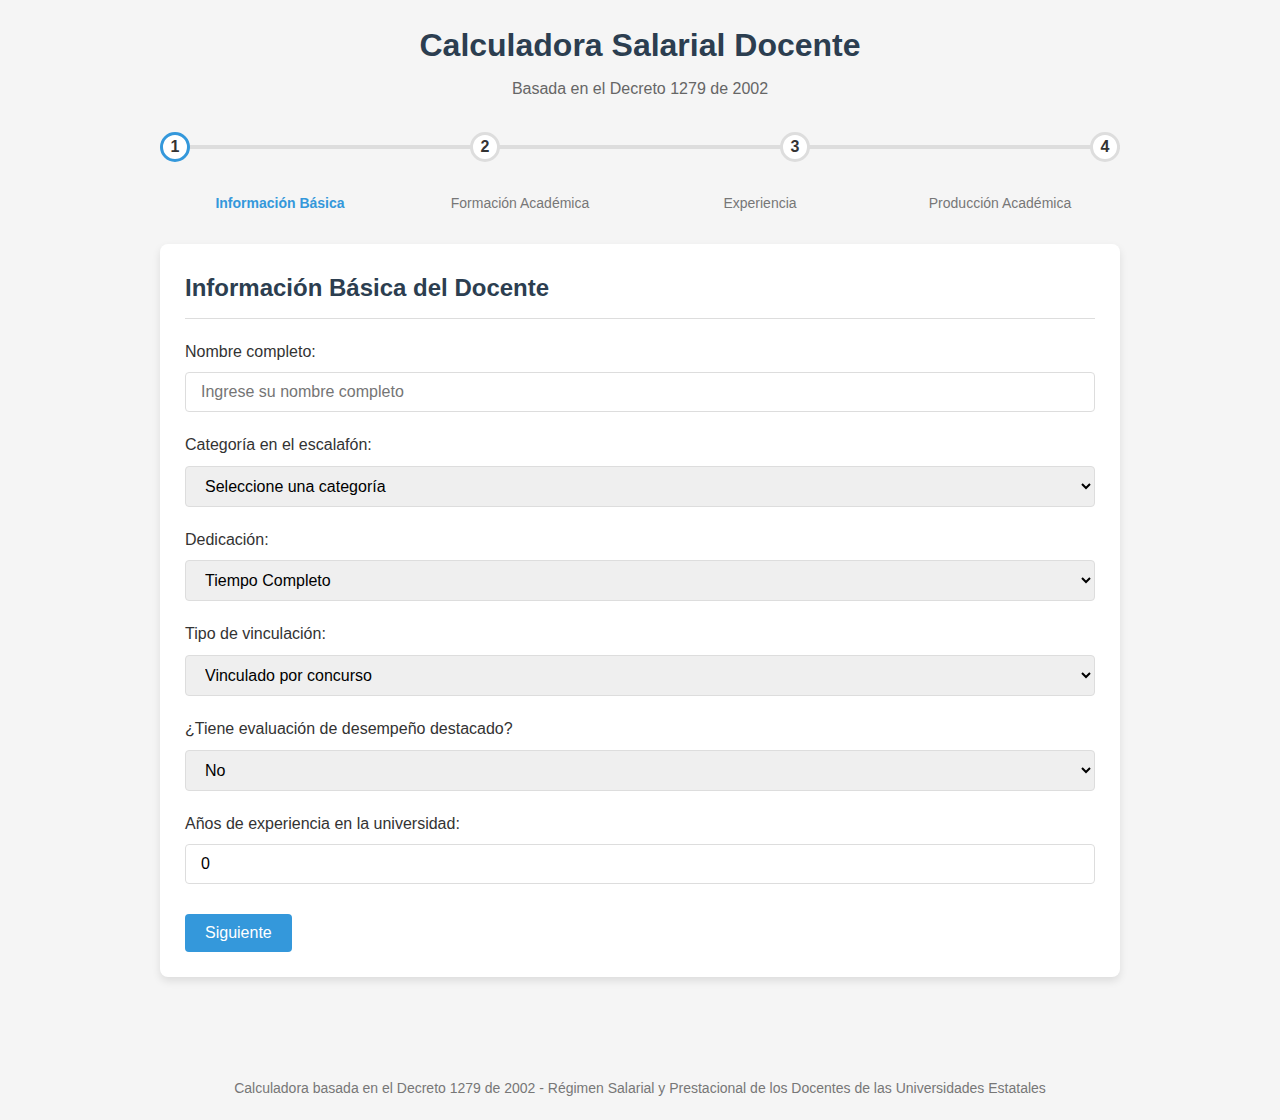
<file: 3er-punto-parcial/index.html>
<!DOCTYPE html>
<html lang="es">
<head>
    <meta charset="UTF-8">
    <meta name="viewport" content="width=device-width, initial-scale=1.0">
    <title>Calculadora Salarial - Decreto 1279</title>
    <link rel="stylesheet" href="styles.css">
</head>
<body>
    <div class="container">
        <header>
            <h1>Calculadora Salarial Docente</h1>
            <p>Basada en el Decreto 1279 de 2002</p>
        </header>
        
        <div class="progress-container">
            <div class="progress-bar">
                <div class="progress" id="progress"></div>
                <div class="step active">1</div>
                <div class="step">2</div>
                <div class="step">3</div>
                <div class="step">4</div>
            </div>
            <div class="step-labels">
                <div class="step-label active">Información Básica</div>
                <div class="step-label">Formación Académica</div>
                <div class="step-label">Experiencia</div>
                <div class="step-label">Producción Académica</div>
            </div>
        </div>

        <div class="card">
            <div class="card-content"> 
                <h2>Información Básica del Docente</h2>
                
                <div class="form-group">
                    <label for="nombre">Nombre completo:</label>
                    <input type="text" id="nombre" class="form-control" placeholder="Ingrese su nombre completo">
                </div>
                
                <div class="form-group">
                    <label for="categoria">Categoría en el escalafón:</label>
                    <select id="categoria" class="form-control">
                        <option value="">Seleccione una categoría</option>
                        <option value="instructor_auxiliar">Instructor o Profesor Auxiliar</option>
                        <option value="instructor_asociado">Instructor Asociado (Solo U. Nacional)</option>
                        <option value="asistente">Profesor Asistente</option>
                        <option value="asociado">Profesor Asociado</option>
                        <option value="titular">Profesor Titular</option>
                    </select>
                </div>
                
                <div class="form-group">
                    <label for="dedicacion">Dedicación:</label>
                    <select id="dedicacion" class="form-control">
                        <option value="1">Tiempo Completo</option>
                        <option value="0.5">Medio Tiempo</option>
                        <option value="0.25">Cuarto de Tiempo</option>
                    </select>
                </div>
                
                <div class="form-group">
                    <label for="vinculacion">Tipo de vinculación:</label>
                    <select id="vinculacion" class="form-control">
                        <option value="concurso">Vinculado por concurso</option>
                        <option value="reingreso">Reingreso a la carrera docente</option>
                        <option value="decreto1444">Régimen anterior (Decreto 1444)</option>
                        <option value="acogidoDecreto1279">Acogido al Decreto 1279</option>
                    </select>
                </div>
                
                <div class="form-group">
                    <label for="desempeño">¿Tiene evaluación de desempeño destacado?</label>
                    <select id="desempeño" class="form-control">
                        <option value="no">No</option>
                        <option value="si">Sí</option>
                    </select>
                </div>
                
                <div class="form-group">
                    <label for="aniosExperiencia">Años de experiencia en la universidad:</label>
                    <input type="number" id="aniosExperiencia" class="form-control" min="0" step="0.1" value="0">
                </div>
                
                <div class="buttons">
                    <button id="btnSiguiente1" class="btn btn-primary">Siguiente</button>
                </div>
            </div>
        </div>
    </div>

    <footer>
        <p>Calculadora basada en el Decreto 1279 de 2002 - Régimen Salarial y Prestacional de los Docentes de las Universidades Estatales</p>
    </footer>

    <script src="script.js"></script>
</body>
</html>
</file>
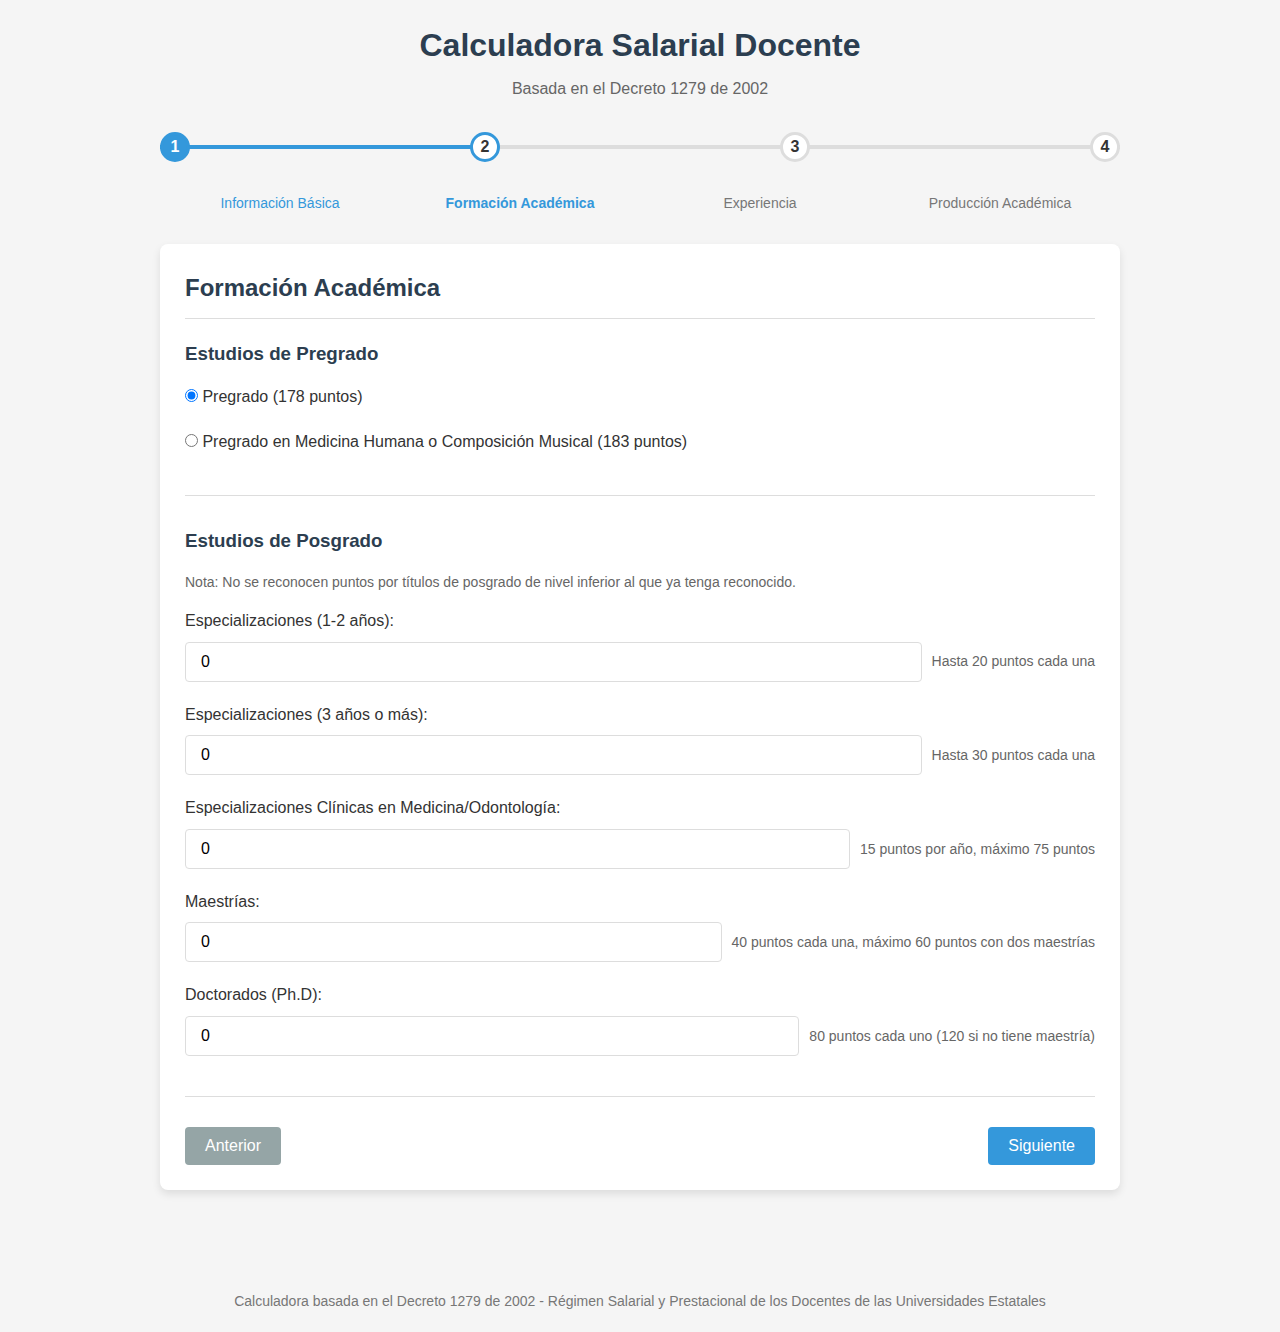
<file: 3er-punto-parcial/paso2.html>
<!DOCTYPE html>
<html lang="es">
<head>
    <meta charset="UTF-8">
    <meta name="viewport" content="width=device-width, initial-scale=1.0">
    <title>Calculadora Salarial - Formación Académica</title>
    <link rel="stylesheet" href="styles.css">
</head>
<body>
    <div class="container">
        <header>
            <h1>Calculadora Salarial Docente</h1>
            <p>Basada en el Decreto 1279 de 2002</p>
        </header>
        
        <div class="progress-container">
            <div class="progress-bar">
                <div class="progress" id="progress"></div>
                <div class="step completed">1</div>
                <div class="step active">2</div>
                <div class="step">3</div>
                <div class="step">4</div>
            </div>
            <div class="step-labels">
                <div class="step-label completed">Información Básica</div>
                <div class="step-label active">Formación Académica</div>
                <div class="step-label">Experiencia</div>
                <div class="step-label">Producción Académica</div>
            </div>
        </div>

        <div class="card">
            <div class="card-content">
                <h2>Formación Académica</h2>
                
                <div class="form-section">
                    <h3>Estudios de Pregrado</h3>
                    <div class="form-group">
                        <label>
                            <input type="radio" name="pregrado" value="normal" checked> 
                            Pregrado (178 puntos)
                        </label>
                    </div>
                    <div class="form-group">
                        <label>
                            <input type="radio" name="pregrado" value="medicina"> 
                            Pregrado en Medicina Humana o Composición Musical (183 puntos)
                        </label>
                    </div>
                </div>
                
                <div class="form-section">
                    <h3>Estudios de Posgrado</h3>
                    <p class="info-text">Nota: No se reconocen puntos por títulos de posgrado de nivel inferior al que ya tenga reconocido.</p>
                    
                    <div class="form-group">
                        <label for="especializaciones">Especializaciones (1-2 años):</label>
                        <div class="input-group">
                            <input type="number" id="especializaciones" class="form-control" min="0" max="2" value="0">
                            <span class="input-info">Hasta 20 puntos cada una</span>
                        </div>
                    </div>
                    
                    <div class="form-group">
                        <label for="especializaciones3">Especializaciones (3 años o más):</label>
                        <div class="input-group">
                            <input type="number" id="especializaciones3" class="form-control" min="0" max="2" value="0">
                            <span class="input-info">Hasta 30 puntos cada una</span>
                        </div>
                    </div>
                    
                    <div class="form-group">
                        <label for="espMedicas">Especializaciones Clínicas en Medicina/Odontología:</label>
                        <div class="input-group">
                            <input type="number" id="espMedicas" class="form-control" min="0" max="5" value="0">
                            <span class="input-info">15 puntos por año, máximo 75 puntos</span>
                        </div>
                        <div class="sub-form" id="espMedicasAnios" style="display: none;">
                            <label>Años de duración:</label>
                            <select id="aniosEspMedicas" class="form-control">
                                <option value="1">1 año</option>
                                <option value="2">2 años</option>
                                <option value="3">3 años</option>
                                <option value="4">4 años</option>
                                <option value="5">5 años o más</option>
                            </select>
                        </div>
                    </div>
                    
                    <div class="form-group">
                        <label for="maestrias">Maestrías:</label>
                        <div class="input-group">
                            <input type="number" id="maestrias" class="form-control" min="0" max="2" value="0">
                            <span class="input-info">40 puntos cada una, máximo 60 puntos con dos maestrías</span>
                        </div>
                    </div>
                    
                    <div class="form-group">
                        <label for="doctorados">Doctorados (Ph.D):</label>
                        <div class="input-group">
                            <input type="number" id="doctorados" class="form-control" min="0" max="2" value="0">
                            <span class="input-info">80 puntos cada uno (120 si no tiene maestría)</span>
                        </div>
                    </div>
                </div>
                
                <div class="buttons">
                    <button id="btnAnterior2" class="btn btn-secondary">Anterior</button>
                    <button id="btnSiguiente2" class="btn btn-primary">Siguiente</button>
                </div>
            </div>
        </div>
    </div>

    <footer>
        <p>Calculadora basada en el Decreto 1279 de 2002 - Régimen Salarial y Prestacional de los Docentes de las Universidades Estatales</p>
    </footer>

    <script src="script.js"></script>
</body>
</html>
</file>
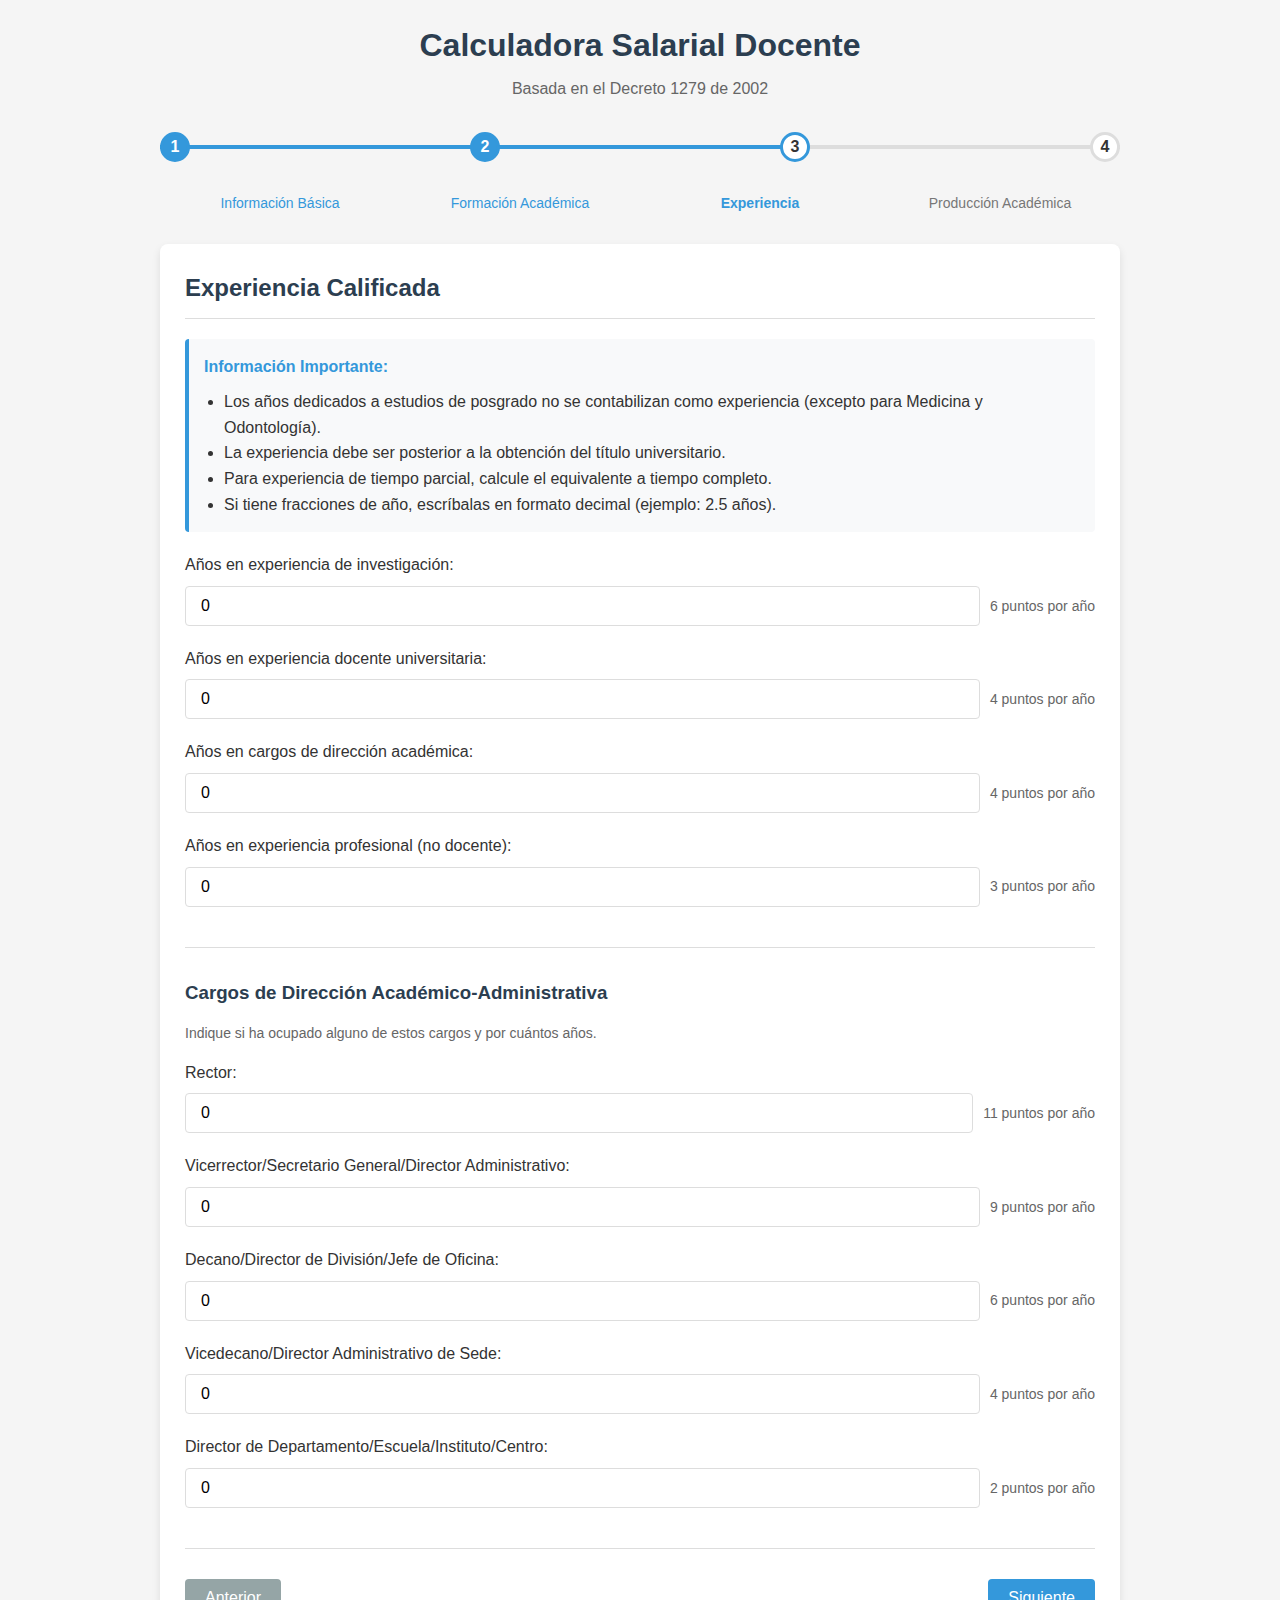
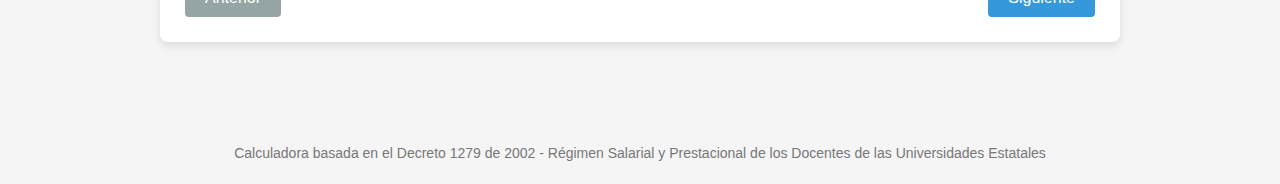
<file: 3er-punto-parcial/paso3.html>
<!DOCTYPE html>
<html lang="es">
<head>
    <meta charset="UTF-8">
    <meta name="viewport" content="width=device-width, initial-scale=1.0">
    <title>Calculadora Salarial - Experiencia</title>
    <link rel="stylesheet" href="styles.css">
</head>
<body>
    <div class="container">
        <header>
            <h1>Calculadora Salarial Docente</h1>
            <p>Basada en el Decreto 1279 de 2002</p>
        </header>
        
        <div class="progress-container">
            <div class="progress-bar">
                <div class="progress" id="progress"></div>
                <div class="step completed">1</div>
                <div class="step completed">2</div>
                <div class="step active">3</div>
                <div class="step">4</div>
            </div>
            <div class="step-labels">
                <div class="step-label completed">Información Básica</div>
                <div class="step-label completed">Formación Académica</div>
                <div class="step-label active">Experiencia</div>
                <div class="step-label">Producción Académica</div>
            </div>
        </div>

        <div class="card">
            <div class="card-content">
                <h2>Experiencia Calificada</h2>
                
                <div class="info-box">
                    <h4>Información Importante:</h4>
                    <ul>
                        <li>Los años dedicados a estudios de posgrado no se contabilizan como experiencia (excepto para Medicina y Odontología).</li>
                        <li>La experiencia debe ser posterior a la obtención del título universitario.</li>
                        <li>Para experiencia de tiempo parcial, calcule el equivalente a tiempo completo.</li>
                        <li>Si tiene fracciones de año, escríbalas en formato decimal (ejemplo: 2.5 años).</li>
                    </ul>
                </div>
                
                <div class="form-section">
                    <div class="form-group">
                        <label for="expInvestigacion">Años en experiencia de investigación:</label>
                        <div class="input-group">
                            <input type="number" id="expInvestigacion" class="form-control" min="0" step="0.1" value="0">
                            <span class="input-info">6 puntos por año</span>
                        </div>
                    </div>
                    
                    <div class="form-group">
                        <label for="expDocencia">Años en experiencia docente universitaria:</label>
                        <div class="input-group">
                            <input type="number" id="expDocencia" class="form-control" min="0" step="0.1" value="0">
                            <span class="input-info">4 puntos por año</span>
                        </div>
                    </div>
                    
                    <div class="form-group">
                        <label for="expDireccion">Años en cargos de dirección académica:</label>
                        <div class="input-group">
                            <input type="number" id="expDireccion" class="form-control" min="0" step="0.1" value="0">
                            <span class="input-info">4 puntos por año</span>
                        </div>
                    </div>
                    
                    <div class="form-group">
                        <label for="expProfesional">Años en experiencia profesional (no docente):</label>
                        <div class="input-group">
                            <input type="number" id="expProfesional" class="form-control" min="0" step="0.1" value="0">
                            <span class="input-info">3 puntos por año</span>
                        </div>
                    </div>
                </div>
                
                <div class="form-section">
                    <h3>Cargos de Dirección Académico-Administrativa</h3>
                    <p class="info-text">Indique si ha ocupado alguno de estos cargos y por cuántos años.</p>
                    
                    <div class="form-group">
                        <label for="cargoRector">Rector:</label>
                        <div class="input-group">
                            <input type="number" id="cargoRector" class="form-control" min="0" step="0.1" value="0">
                            <span class="input-info">11 puntos por año</span>
                        </div>
                    </div>
                    
                    <div class="form-group">
                        <label for="cargoVicerrector">Vicerrector/Secretario General/Director Administrativo:</label>
                        <div class="input-group">
                            <input type="number" id="cargoVicerrector" class="form-control" min="0" step="0.1" value="0">
                            <span class="input-info">9 puntos por año</span>
                        </div>
                    </div>
                    
                    <div class="form-group">
                        <label for="cargoDecano">Decano/Director de División/Jefe de Oficina:</label>
                        <div class="input-group">
                            <input type="number" id="cargoDecano" class="form-control" min="0" step="0.1" value="0">
                            <span class="input-info">6 puntos por año</span>
                        </div>
                    </div>
                    
                    <div class="form-group">
                        <label for="cargoVicedecano">Vicedecano/Director Administrativo de Sede:</label>
                        <div class="input-group">
                            <input type="number" id="cargoVicedecano" class="form-control" min="0" step="0.1" value="0">
                            <span class="input-info">4 puntos por año</span>
                        </div>
                    </div>
                    
                    <div class="form-group">
                        <label for="cargoDirectorDpto">Director de Departamento/Escuela/Instituto/Centro:</label>
                        <div class="input-group">
                            <input type="number" id="cargoDirectorDpto" class="form-control" min="0" step="0.1" value="0">
                            <span class="input-info">2 puntos por año</span>
                        </div>
                    </div>
                </div>
                
                <div class="buttons">
                    <button id="btnAnterior3" class="btn btn-secondary">Anterior</button>
                    <button id="btnSiguiente3" class="btn btn-primary">Siguiente</button>
                </div>
            </div>
        </div>
    </div>

    <footer>
        <p>Calculadora basada en el Decreto 1279 de 2002 - Régimen Salarial y Prestacional de los Docentes de las Universidades Estatales</p>
    </footer>

    <script src="script.js"></script>
</body>
</html>
</file>
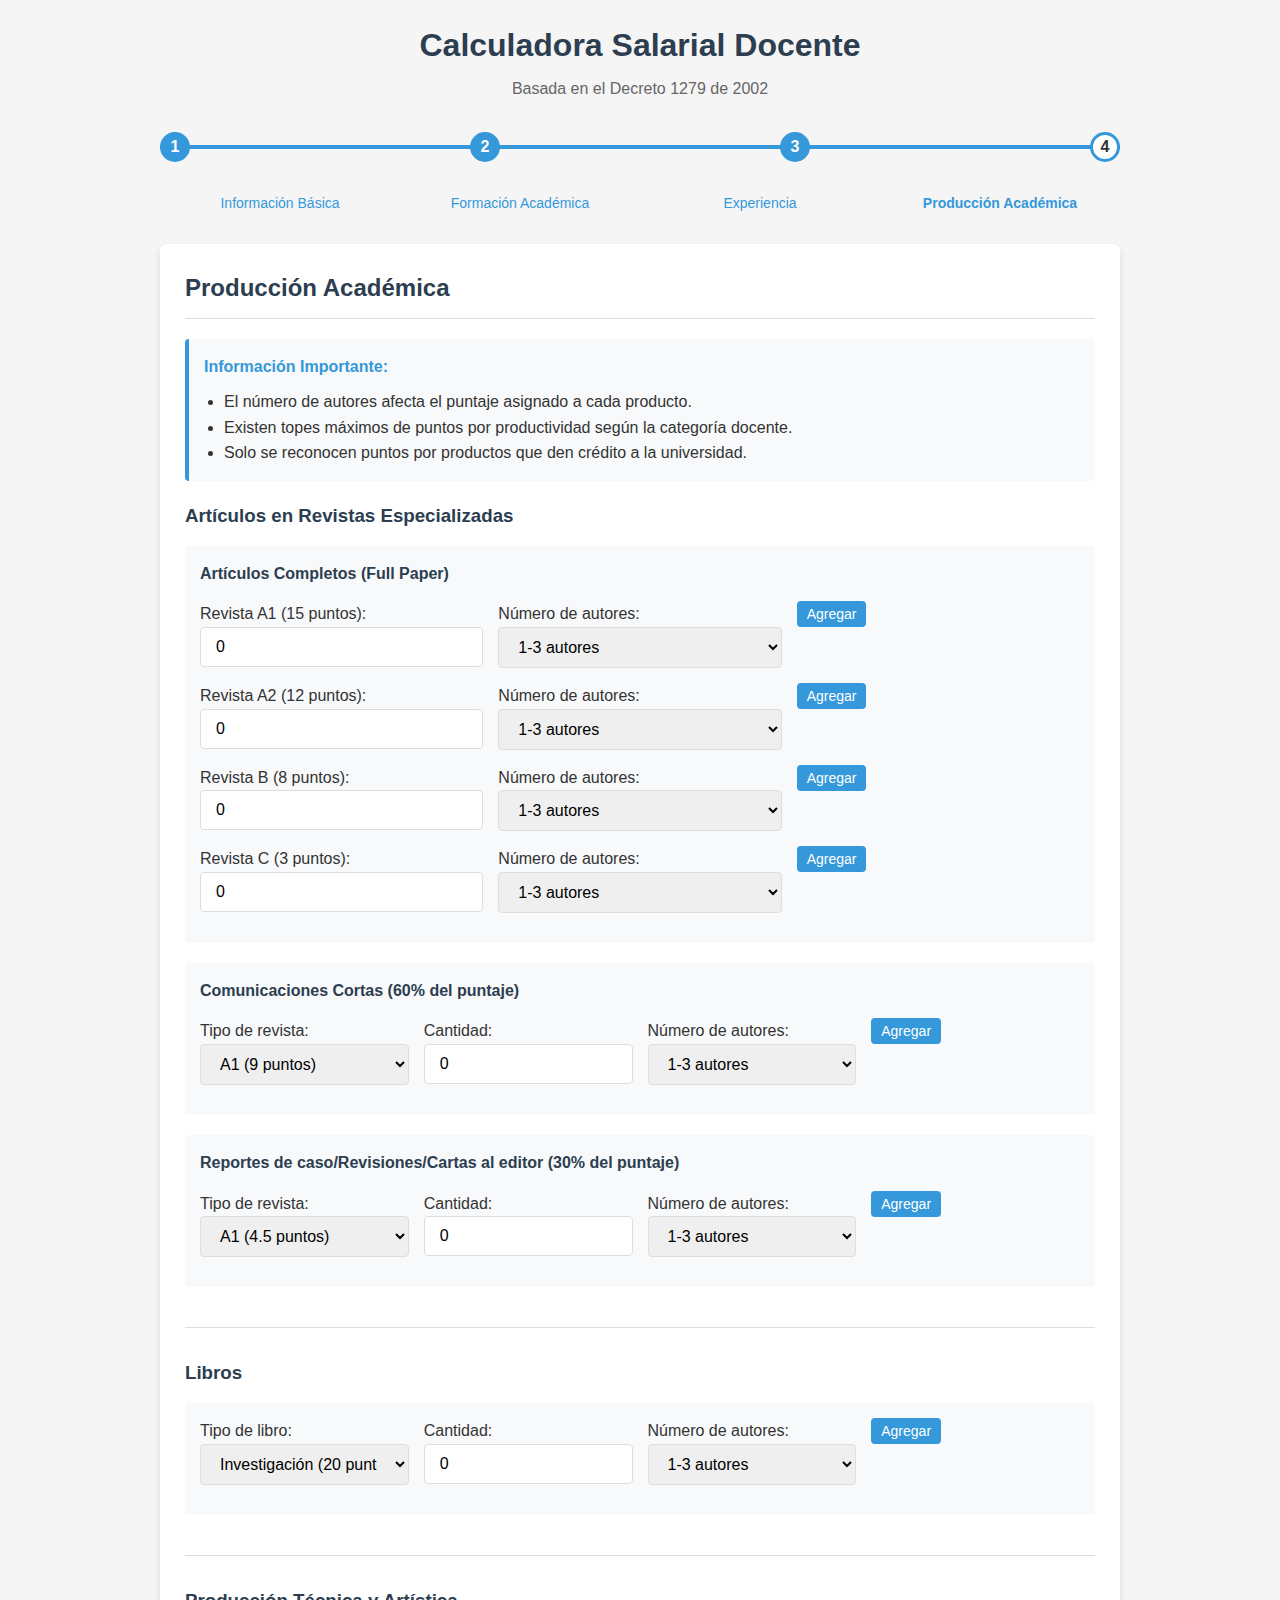
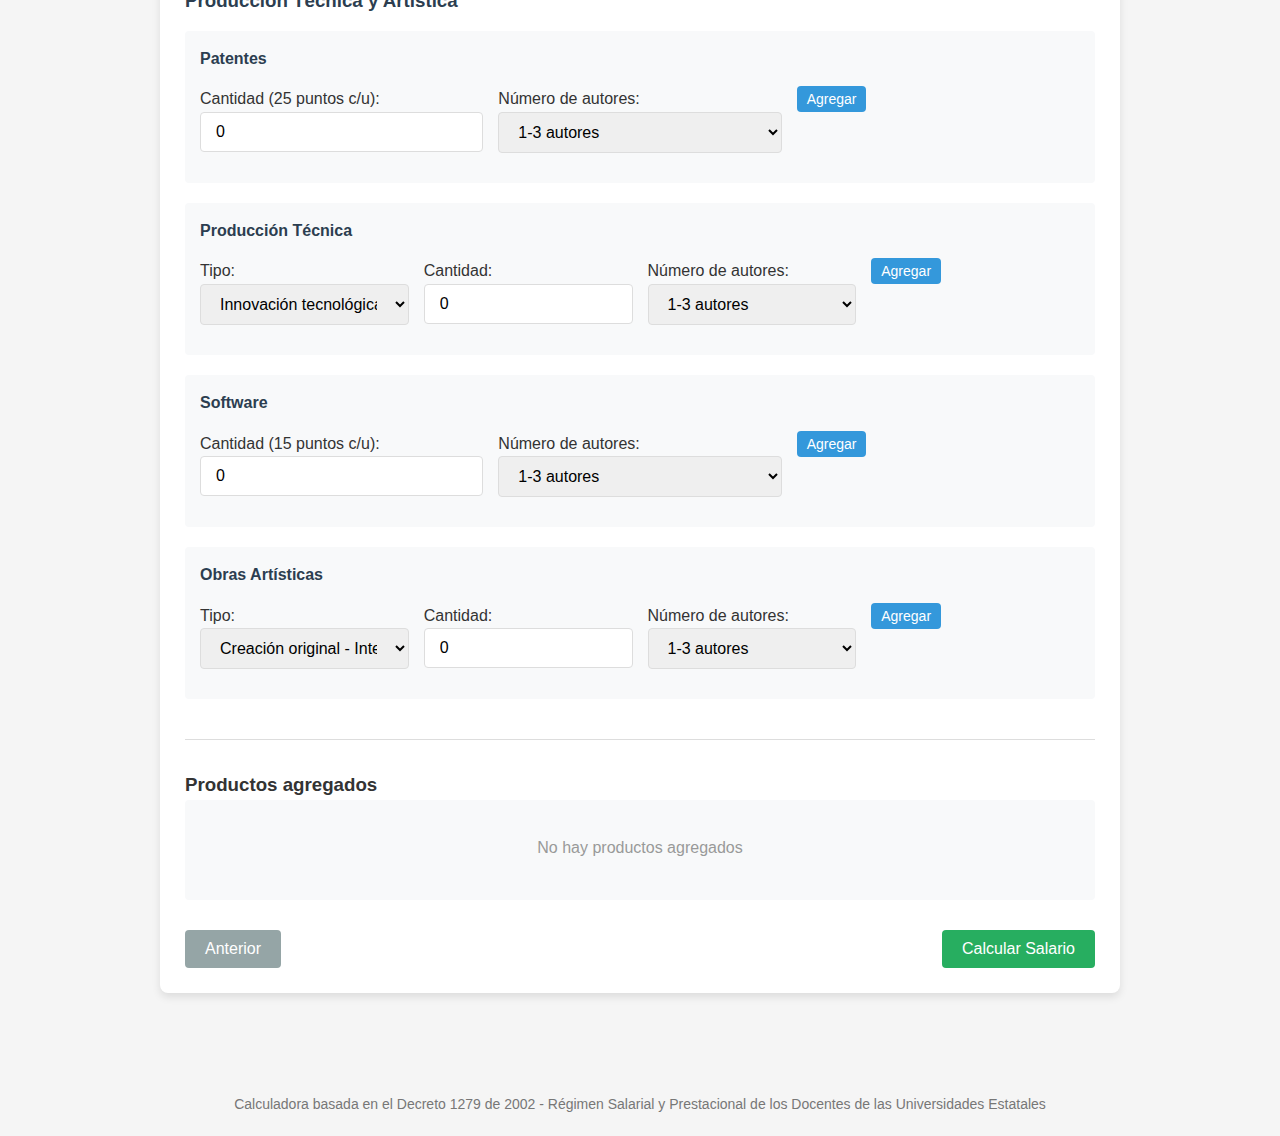
<file: 3er-punto-parcial/paso4.html>
<!DOCTYPE html>
<html lang="es">
<head>
    <meta charset="UTF-8">
    <meta name="viewport" content="width=device-width, initial-scale=1.0">
    <title>Calculadora Salarial - Producción Académica</title>
    <link rel="stylesheet" href="styles.css">
</head>
<body>
    <div class="container">
        <header>
            <h1>Calculadora Salarial Docente</h1>
            <p>Basada en el Decreto 1279 de 2002</p>
        </header>
        
        <div class="progress-container">
            <div class="progress-bar">
                <div class="progress" id="progress"></div>
                <div class="step completed">1</div>
                <div class="step completed">2</div>
                <div class="step completed">3</div>
                <div class="step active">4</div>
            </div>
            <div class="step-labels">
                <div class="step-label completed">Información Básica</div>
                <div class="step-label completed">Formación Académica</div>
                <div class="step-label completed">Experiencia</div>
                <div class="step-label active">Producción Académica</div>
            </div>
        </div>

        <div class="card">
            <div class="card-content">
                <h2>Producción Académica</h2>
                
                <div class="info-box">
                    <h4>Información Importante:</h4>
                    <ul>
                        <li>El número de autores afecta el puntaje asignado a cada producto.</li>
                        <li>Existen topes máximos de puntos por productividad según la categoría docente.</li>
                        <li>Solo se reconocen puntos por productos que den crédito a la universidad.</li>
                    </ul>
                </div>
                
                <div class="form-section">
                    <h3>Artículos en Revistas Especializadas</h3>
                    
                    <div class="product-container">
                        <h4>Artículos Completos (Full Paper)</h4>
                        <div class="product-row">
                            <div class="product-col">
                                <label>Revista A1 (15 puntos):</label>
                                <input type="number" id="articulosA1" class="form-control" min="0" value="0">
                            </div>
                            <div class="product-col">
                                <label>Número de autores:</label>
                                <select id="autoresA1" class="form-control">
                                    <option value="1-3">1-3 autores</option>
                                    <option value="4-5">4-5 autores</option>
                                    <option value="6+">6 o más autores</option>
                                </select>
                            </div>
                            <div class="product-col">
                                <button class="btn btn-sm btn-add" id="addA1">Agregar</button>
                            </div>
                        </div>
                        
                        <div class="product-row">
                            <div class="product-col">
                                <label>Revista A2 (12 puntos):</label>
                                <input type="number" id="articulosA2" class="form-control" min="0" value="0">
                            </div>
                            <div class="product-col">
                                <label>Número de autores:</label>
                                <select id="autoresA2" class="form-control">
                                    <option value="1-3">1-3 autores</option>
                                    <option value="4-5">4-5 autores</option>
                                    <option value="6+">6 o más autores</option>
                                </select>
                            </div>
                            <div class="product-col">
                                <button class="btn btn-sm btn-add" id="addA2">Agregar</button>
                            </div>
                        </div>
                        
                        <div class="product-row">
                            <div class="product-col">
                                <label>Revista B (8 puntos):</label>
                                <input type="number" id="articulosB" class="form-control" min="0" value="0">
                            </div>
                            <div class="product-col">
                                <label>Número de autores:</label>
                                <select id="autoresB" class="form-control">
                                    <option value="1-3">1-3 autores</option>
                                    <option value="4-5">4-5 autores</option>
                                    <option value="6+">6 o más autores</option>
                                </select>
                            </div>
                            <div class="product-col">
                                <button class="btn btn-sm btn-add" id="addB">Agregar</button>
                            </div>
                        </div>
                        
                        <div class="product-row">
                            <div class="product-col">
                                <label>Revista C (3 puntos):</label>
                                <input type="number" id="articulosC" class="form-control" min="0" value="0">
                            </div>
                            <div class="product-col">
                                <label>Número de autores:</label>
                                <select id="autoresC" class="form-control">
                                    <option value="1-3">1-3 autores</option>
                                    <option value="4-5">4-5 autores</option>
                                    <option value="6+">6 o más autores</option>
                                </select>
                            </div>
                            <div class="product-col">
                                <button class="btn btn-sm btn-add" id="addC">Agregar</button>
                            </div>
                        </div>
                    </div>
                    
                    <div class="product-container">
                        <h4>Comunicaciones Cortas (60% del puntaje)</h4>
                        <div class="product-row">
                            <div class="product-col">
                                <label>Tipo de revista:</label>
                                <select id="tipoRevistaCorta" class="form-control">
                                    <option value="A1">A1 (9 puntos)</option>
                                    <option value="A2">A2 (7.2 puntos)</option>
                                    <option value="B">B (4.8 puntos)</option>
                                    <option value="C">C (1.8 puntos)</option>
                                </select>
                            </div>
                            <div class="product-col">
                                <label>Cantidad:</label>
                                <input type="number" id="cantidadCorta" class="form-control" min="0" value="0">
                            </div>
                            <div class="product-col">
                                <label>Número de autores:</label>
                                <select id="autoresCorta" class="form-control">
                                    <option value="1-3">1-3 autores</option>
                                    <option value="4-5">4-5 autores</option>
                                    <option value="6+">6 o más autores</option>
                                </select>
                            </div>
                            <div class="product-col">
                                <button class="btn btn-sm btn-add" id="addCorta">Agregar</button>
                            </div>
                        </div>
                    </div>
                    
                    <div class="product-container">
                        <h4>Reportes de caso/Revisiones/Cartas al editor (30% del puntaje)</h4>
                        <div class="product-row">
                            <div class="product-col">
                                <label>Tipo de revista:</label>
                                <select id="tipoRevistaReporte" class="form-control">
                                    <option value="A1">A1 (4.5 puntos)</option>
                                    <option value="A2">A2 (3.6 puntos)</option>
                                    <option value="B">B (2.4 puntos)</option>
                                    <option value="C">C (0.9 puntos)</option>
                                </select>
                            </div>
                            <div class="product-col">
                                <label>Cantidad:</label>
                                <input type="number" id="cantidadReporte" class="form-control" min="0" value="0">
                            </div>
                            <div class="product-col">
                                <label>Número de autores:</label>
                                <select id="autoresReporte" class="form-control">
                                    <option value="1-3">1-3 autores</option>
                                    <option value="4-5">4-5 autores</option>
                                    <option value="6+">6 o más autores</option>
                                </select>
                            </div>
                            <div class="product-col">
                                <button class="btn btn-sm btn-add" id="addReporte">Agregar</button>
                            </div>
                        </div>
                    </div>
                </div>
                
                <div class="form-section">
                    <h3>Libros</h3>
                    
                    <div class="product-container">
                        <div class="product-row">
                            <div class="product-col">
                                <label>Tipo de libro:</label>
                                <select id="tipoLibro" class="form-control">
                                    <option value="investigacion">Investigación (20 puntos)</option>
                                    <option value="texto">Texto (15 puntos)</option>
                                    <option value="ensayo">Ensayo (15 puntos)</option>
                                </select>
                            </div>
                            <div class="product-col">
                                <label>Cantidad:</label>
                                <input type="number" id="cantidadLibro" class="form-control" min="0" value="0">
                            </div>
                            <div class="product-col">
                                <label>Número de autores:</label>
                                <select id="autoresLibro" class="form-control">
                                    <option value="1-3">1-3 autores</option>
                                    <option value="4-5">4-5 autores</option>
                                    <option value="6+">6 o más autores</option>
                                </select>
                            </div>
                            <div class="product-col">
                                <button class="btn btn-sm btn-add" id="addLibro">Agregar</button>
                            </div>
                        </div>
                    </div>
                </div>
                
                <div class="form-section">
                    <h3>Producción Técnica y Artística</h3>
                    
                    <div class="product-container">
                        <h4>Patentes</h4>
                        <div class="product-row">
                            <div class="product-col">
                                <label>Cantidad (25 puntos c/u):</label>
                                <input type="number" id="cantidadPatentes" class="form-control" min="0" value="0">
                            </div>
                            <div class="product-col">
                                <label>Número de autores:</label>
                                <select id="autoresPatente" class="form-control">
                                    <option value="1-3">1-3 autores</option>
                                    <option value="4-5">4-5 autores</option>
                                    <option value="6+">6 o más autores</option>
                                </select>
                            </div>
                            <div class="product-col">
                                <button class="btn btn-sm btn-add" id="addPatente">Agregar</button>
                            </div>
                        </div>
                    </div>
                    
                    <div class="product-container">
                        <h4>Producción Técnica</h4>
                        <div class="product-row">
                            <div class="product-col">
                                <label>Tipo:</label>
                                <select id="tipoProduccion" class="form-control">
                                    <option value="innovacion">Innovación tecnológica (15 puntos)</option>
                                    <option value="adaptacion">Adaptación tecnológica (8 puntos)</option>
                                </select>
                            </div>
                            <div class="product-col">
                                <label>Cantidad:</label>
                                <input type="number" id="cantidadProduccion" class="form-control" min="0" value="0">
                            </div>
                            <div class="product-col">
                                <label>Número de autores:</label>
                                <select id="autoresProduccion" class="form-control">
                                    <option value="1-3">1-3 autores</option>
                                    <option value="4-5">4-5 autores</option>
                                    <option value="6+">6 o más autores</option>
                                </select>
                            </div>
                            <div class="product-col">
                                <button class="btn btn-sm btn-add" id="addProduccion">Agregar</button>
                            </div>
                        </div>
                    </div>
                    
                    <div class="product-container">
                        <h4>Software</h4>
                        <div class="product-row">
                            <div class="product-col">
                                <label>Cantidad (15 puntos c/u):</label>
                                <input type="number" id="cantidadSoftware" class="form-control" min="0" value="0">
                            </div>
                            <div class="product-col">
                                <label>Número de autores:</label>
                                <select id="autoresSoftware" class="form-control">
                                    <option value="1-3">1-3 autores</option>
                                    <option value="4-5">4-5 autores</option>
                                    <option value="6+">6 o más autores</option>
                                </select>
                            </div>
                            <div class="product-col">
                                <button class="btn btn-sm btn-add" id="addSoftware">Agregar</button>
                            </div>
                        </div>
                    </div>
                    
                    <div class="product-container">
                        <h4>Obras Artísticas</h4>
                        <div class="product-row">
                            <div class="product-col">
                                <label>Tipo:</label>
                                <select id="tipoObra" class="form-control">
                                    <option value="original_int">Creación original - Internacional (20 puntos)</option>
                                    <option value="original_nac">Creación original - Nacional (14 puntos)</option>
                                    <option value="complementaria_int">Creación complementaria - Internacional (12 puntos)</option>
                                    <option value="complementaria_nac">Creación complementaria - Nacional (8 puntos)</option>
                                    <option value="interpretacion_int">Interpretación - Internacional (14 puntos)</option>
                                    <option value="interpretacion_nac">Interpretación - Nacional (8 puntos)</option>
                                </select>
                            </div>
                            <div class="product-col">
                                <label>Cantidad:</label>
                                <input type="number" id="cantidadObra" class="form-control" min="0" value="0">
                            </div>
                            <div class="product-col">
                                <label>Número de autores:</label>
                                <select id="autoresObra" class="form-control">
                                    <option value="1-3">1-3 autores</option>
                                    <option value="4-5">4-5 autores</option>
                                    <option value="6+">6 o más autores</option>
                                </select>
                            </div>
                            <div class="product-col">
                                <button class="btn btn-sm btn-add" id="addObra">Agregar</button>
                            </div>
                        </div>
                    </div>
                </div>
                
                <div class="product-list">
                    <h3>Productos agregados</h3>
                    <div id="listaProductos" class="product-items">
                        <!-- Los productos agregados se mostrarán aquí -->
                        <p class="empty-message">No hay productos agregados</p>
                    </div>
                </div>
                
                <div class="buttons">
                    <button id="btnAnterior4" class="btn btn-secondary">Anterior</button>
                    <button id="btnCalcular" class="btn btn-success">Calcular Salario</button>
                </div>
            </div>
        </div>
    </div>

    <footer>
        <p>Calculadora basada en el Decreto 1279 de 2002 - Régimen Salarial y Prestacional de los Docentes de las Universidades Estatales</p>
    </footer>

    <script src="script.js"></script>
</body>
</html>
</file>
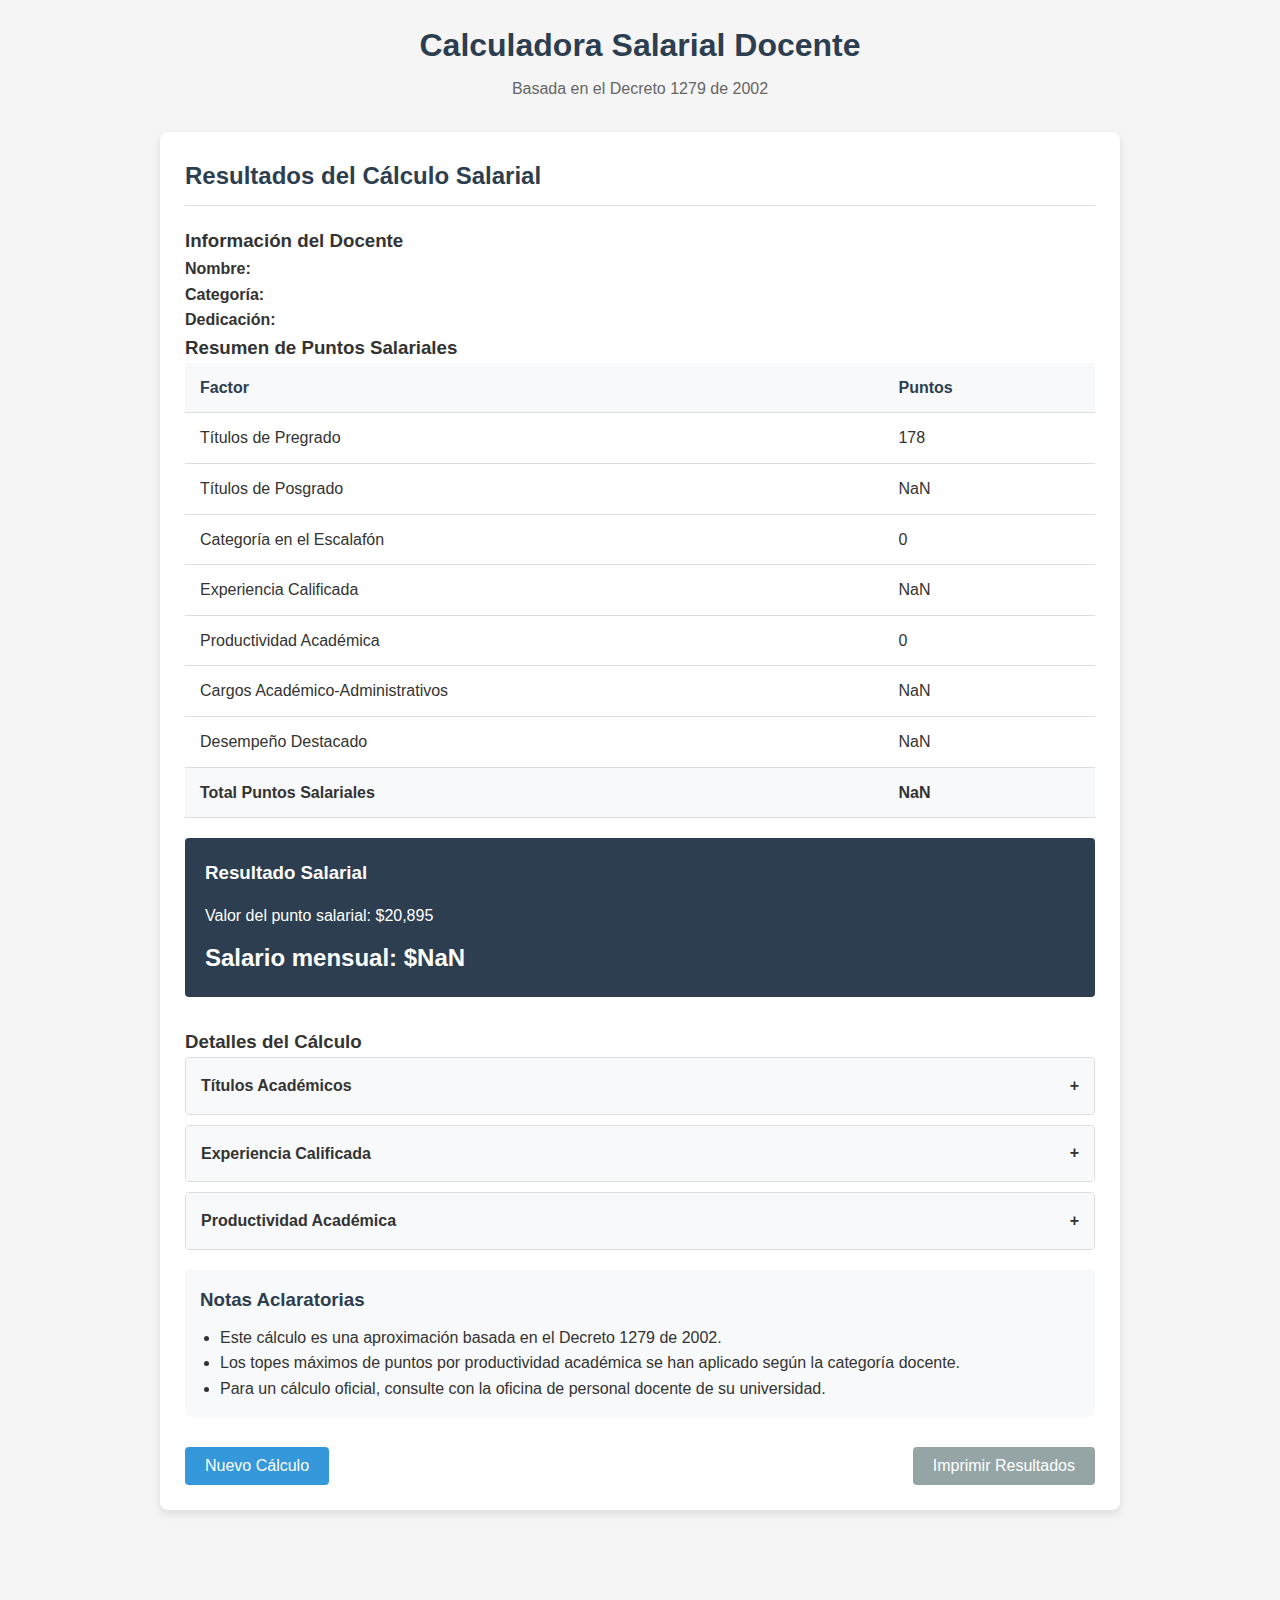
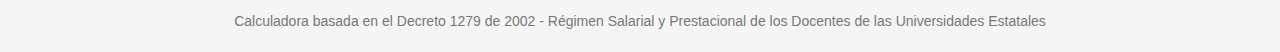
<file: 3er-punto-parcial/resultados.html>
<!DOCTYPE html>
<html lang="es">
<head>
    <meta charset="UTF-8">
    <meta name="viewport" content="width=device-width, initial-scale=1.0">
    <title>Calculadora Salarial - Resultados</title>
    <link rel="stylesheet" href="styles.css">
</head>
<body>
    <div class="container">
        <header>
            <h1>Calculadora Salarial Docente</h1>
            <p>Basada en el Decreto 1279 de 2002</p>
        </header>
        
        <div class="card">
            <div class="card-content">
                <h2>Resultados del Cálculo Salarial</h2>
                
                <div class="info-docente">
                    <h3>Información del Docente</h3>
                    <p><strong>Nombre:</strong> <span id="nombreDocente"></span></p>
                    <p><strong>Categoría:</strong> <span id="categoriaDocente"></span></p>
                    <p><strong>Dedicación:</strong> <span id="dedicacionDocente"></span></p>
                </div>
                
                <div class="resumen-puntos">
                    <h3>Resumen de Puntos Salariales</h3>
                    <table class="tabla-resultados">
                        <thead>
                            <tr>
                                <th>Factor</th>
                                <th>Puntos</th>
                            </tr>
                        </thead>
                        <tbody>
                            <tr>
                                <td>Títulos de Pregrado</td>
                                <td id="puntosPregrado">0</td>
                            </tr>
                            <tr>
                                <td>Títulos de Posgrado</td>
                                <td id="puntosPosgrado">0</td>
                            </tr>
                            <tr>
                                <td>Categoría en el Escalafón</td>
                                <td id="puntosCategoria">0</td>
                            </tr>
                            <tr>
                                <td>Experiencia Calificada</td>
                                <td id="puntosExperiencia">0</td>
                            </tr>
                            <tr>
                                <td>Productividad Académica</td>
                                <td id="puntosProductividad">0</td>
                            </tr>
                            <tr>
                                <td>Cargos Académico-Administrativos</td>
                                <td id="puntosCargos">0</td>
                            </tr>
                            <tr>
                                <td>Desempeño Destacado</td>
                                <td id="puntosDesempeño">0</td>
                            </tr>
                            <tr class="total-row">
                                <td><strong>Total Puntos Salariales</strong></td>
                                <td id="puntosTotales"><strong>0</strong></td>
                            </tr>
                        </tbody>
                    </table>
                </div>
                
                <div class="resultado-salarial">
                    <h3>Resultado Salarial</h3>
                    <div class="valor-punto">
                        <p>Valor del punto salarial: $<span id="valorPunto">20.895</span></p>
                    </div>
                    <div class="salario-mensual">
                        <p>Salario mensual: $<span id="salarioMensual">0</span></p>
                    </div>
                </div>
                
                <div class="detalles-calculo">
                    <h3>Detalles del Cálculo</h3>
                    <div class="accordion" id="detallesCalculo">
                        <div class="accordion-item">
                            <h4 class="accordion-header">Títulos Académicos</h4>
                            <div class="accordion-content" id="detalleTitulos"></div>
                        </div>
                        <div class="accordion-item">
                            <h4 class="accordion-header">Experiencia Calificada</h4>
                            <div class="accordion-content" id="detalleExperiencia"></div>
                        </div>
                        <div class="accordion-item">
                            <h4 class="accordion-header">Productividad Académica</h4>
                            <div class="accordion-content" id="detalleProductividad"></div>
                        </div>
                    </div>
                </div>
                
                <div class="notas-aclaratorias">
                    <h3>Notas Aclaratorias</h3>
                    <ul>
                        <li>Este cálculo es una aproximación basada en el Decreto 1279 de 2002.</li>
                        <li>Los topes máximos de puntos por productividad académica se han aplicado según la categoría docente.</li>
                        <li>Para un cálculo oficial, consulte con la oficina de personal docente de su universidad.</li>
                    </ul>
                </div>
                
                <div class="buttons">
                    <button id="btnNuevoCalculo" class="btn btn-primary">Nuevo Cálculo</button>
                    <button id="btnImprimir" class="btn btn-secondary">Imprimir Resultados</button>
                </div>
            </div>
        </div>
    </div>

    <footer>
        <p>Calculadora basada en el Decreto 1279 de 2002 - Régimen Salarial y Prestacional de los Docentes de las Universidades Estatales</p>
    </footer>

    <script src="script.js"></script>
</body>
</html>
</file>
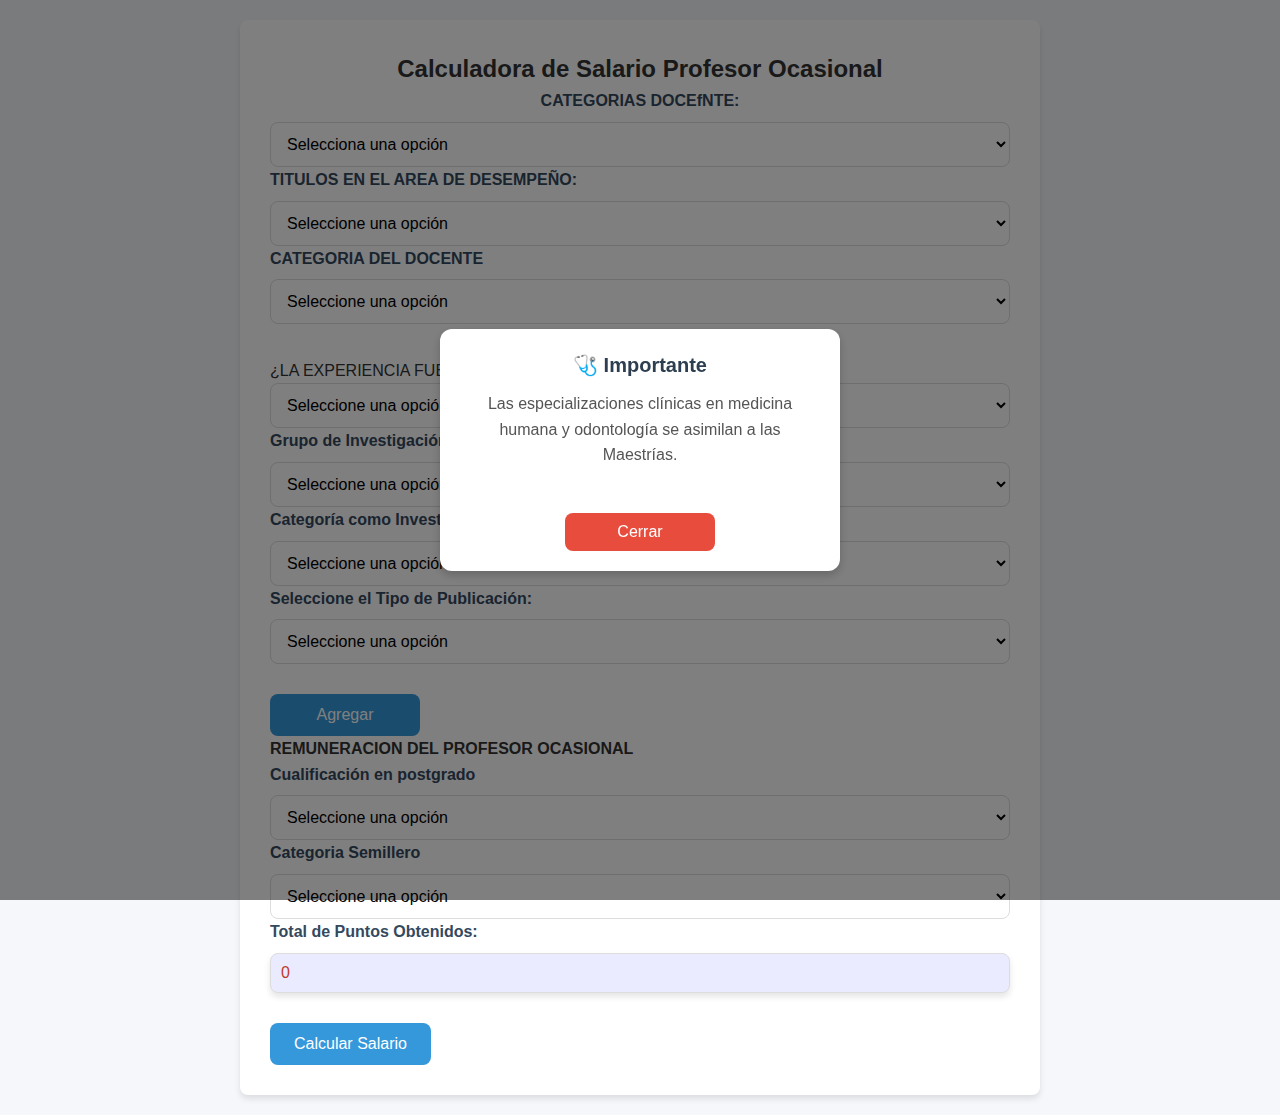
<file: PUNTO4_PP/PUNTO4.html>
<!DOCTYPE html>
<html lang="es">
<head>
    <meta charset="UTF-8">
    <meta name="viewport" content="width=device-width, initial-scale=1.0">
    <title>Calculadora de Salario Profesor</title>
    <link rel="stylesheet" href="style.css">
</head>
<body>
    <div class="container">

        <center><h2>Calculadora de Salario Profesor Ocasional</h2></center>

        <center><label for="categoria">CATEGORIAS DOCEfNTE:</label></center>
        <select id="categoria_docente" aria-placeholder="Seleccione una opción">
            <option value="" disabled selected>Selecciona una opción</option>
            <option value="2.645">Auxiliar de Tiempo Completo</option>
            <option value="1.509">Auxiliar de Medio Tiempo</option>
            <option value="3.125">Asistente de Tiempo Completo</option>
            <option value="1.749">Asistente de Medio Tiempo</option>
            <option value="3.606">Asociado de Tiempo Completo</option>
            <option value="1.990">Asociado de Medio Tiempo</option>
            <option value="3.918">Titular de Tiempo Completo</option>
            <option value="2.146">Titular de Medio Tiempo</option>
        </select>



        
        <label for="categoria">TITULOS EN EL AREA DE DESEMPEÑO:</label>
        <select id="area_desempeño" aria-placeholder="Seleccione una opción">
            <option value="">Seleccione una opción</option>
            <option value="20" id="punto">Especialización(1)</option>
            <option value="10" id="punto">Especialización(2)</option>
            <option value="40" id="punto">Maestria(1)</option>
            <option value="20" id="punto">Maestria(2)</option>
            <option value="80" id="punto">Doctorado(1)</option>
            <option value="40" id="punto">Doctorado(2)</option>
            <option value="0" id="punto">No Posee</option>
        </select>



        <label for="categoria">CATEGORIA DEL DOCENTE</label>
        <select id="categoria_docente" aria-placeholder="Seleccione una opción">
            <option value="">Seleccione una opción</option>
            <option value="27" id="punto">Auxiliar</option>
            <option value="58" id="punto">Asistente</option>
            <option value="74" id="punto">Asociado</option>
            <option value="96" id="punto">Titular</option>
        </select>

        <div id="modal" class="modal">
            <div class="modal-contenido">
                <h2>🩺 Importante</h2>
                <p>Las especializaciones clínicas en medicina humana y odontología se asimilan a las Maestrías.</p>
                <button class="btn-cerrar" onclick="cerrarModal()">Cerrar</button>
            </div>
        </div>

        

        <label id="subcategoria_label" for="subcategoria" style="display: none;">TIPO:</label>
        <select id="subcategoria" style="display: none;"></select>

        <center><label for="categoria">EXPERIENCIA CALIFICADA</label></center>
        <p>¿LA EXPERIENCIA FUE EN INSTITUCIONES DE EDUCACION SUPERIOR?</p>
        <select id="experiencia_calificada">
            <option value="">Seleccione una opción</option>
            <option value="4" id="punto">DOCENTE T.COMPLETO </option>
            <option value="2" id="punto">DOCENTE MEDIO TIEMPO</option>
            <option value="1" id="punto">DOCENTE CATEDRATICO</option>
            <option value="2" id="punto">EXPERIENCIA PROFESIONAL</option>
            <option value="0">No Posee</option>
        </select>

        <label for="categoria">Grupo de Investigación:</label>
            <select id="g_investigacion">
                <option value="">Seleccione una opción</option>
                <option value="20" id="punto">A1</option>
                <option value="15" id="punto">A</option>
                <option value="12" id="punto">B</option>
                <option value="10" id="punto">C</option>
                <option value="6" id="punto">Reconocidos por MINCIENCIAS</option>
                <option value="0">No Posee</option>
            </select>
        

            <label for="categoria">Categoría como Investigador:</label>
            <select id="c_investigador">
                <option value="">Seleccione una opción</option>
                <option value="10" id="punto">Investigador Senior</option>
                <option value="5" id="punto">Investigador Asociado</option>
                <option value="3" id="punto">Investigador Junior</option>
                <option value="0">No Posee</option>
            </select>


            <!-- <label for="categoria">Seleccione el Tipo de Publicación:</label>
            <select id="tipo_publicacion">
                <option value="">Seleccione una opción</option>
                <option value="10" id="punto">Artículos en revistas indexadas por Colciencias</option>
                <option value="5" id="punto">Artículos en medios reconocidos</option>
                <option value="20" id="punto">Libros con ISBN</option>
                <option value="5" id="punto">Capítulos de libros con ISBN</option>
                <option value="10" id="punto">Módulos con ISBN</option>
                <option value="20" id="punto">Software registrado con D.A</option>
                <option value="60" id="punto">Patentes</option>
                <option value="5" id="punto">Asesor de monografías o proyectos de grado</option>
                <option value="2" id="punto">Asesorías de prácticas con orientación grupal</option>
                <option value="0">No Posee</option>
            </select> -->

        <label for="categoria">Seleccione el Tipo de Publicación:</label>
        <select id="tipo_publicacion">
            <option value="">Seleccione una opción</option>
            <option value="10">Artículos en revistas indexadas por Colciencias</option>
            <option value="5">Artículos en medios reconocidos</option>
            <option value="20">Libros con ISBN</option>
            <option value="5">Capítulos de libros con ISBN</option>
            <option value="10">Módulos con ISBN</option>
            <option value="20">Software registrado con D.A</option>
            <option value="60">Patentes</option>
            <option value="5">Asesor de monografías o proyectos de grado</option>
            <option value="2">Asesorías de prácticas con orientación grupal</option>
            <option value="0">No Posee</option>
        </select>
    <button onclick="agregarPublicacion()">Agregar</button>

    <ul id="lista_publicaciones"></ul>


        <h4>REMUNERACION DEL PROFESOR OCASIONAL</h4>
        <label for="categoria">Cualificación en postgrado</label>
        <select id="c_postgrado" onchange="mostrarAlerta()">
            <option value="">Seleccione una opción</option>
            <option value="0.10">Especialización</option>
            <option value="0.45">Maestría</option>
            <option value="0.90">Doctorado</option>
            <option value="0">PostDoctorado</option>
            <option value="0">No Posee</option>
        </select>

        <label for="categoria">Categoria Semillero</label>
        <select id="c_semillero" onchange="mostrarAlerta2()">
            <option value="">Seleccione una opción</option>
            <option value="0.56">A1</option>
            <option value="0.47">A</option>
            <option value="0.42">B</option>
            <option value="0.38">C</option>
            <option value="0.33">Reconocidos por MINCIENCIAS</option>
            <option value="0.19">Semillero</option>
            <option value="0">No Posee</option>
        </select>


        <label for="puntos">Total de Puntos Obtenidos:</label>
        <input type="number" id="puntos" min="0" value="0" readonly class="puntoslab"> <!-- Ahora es de solo lectura -->


        <button onclick="calcularSalario()">Calcular Salario</button>
        <div style="color: red;">
            <p id="resultado"></p>
        </div>

    </div>

    <script src="logica.js">
    </script>
</body>
</html>
</file>
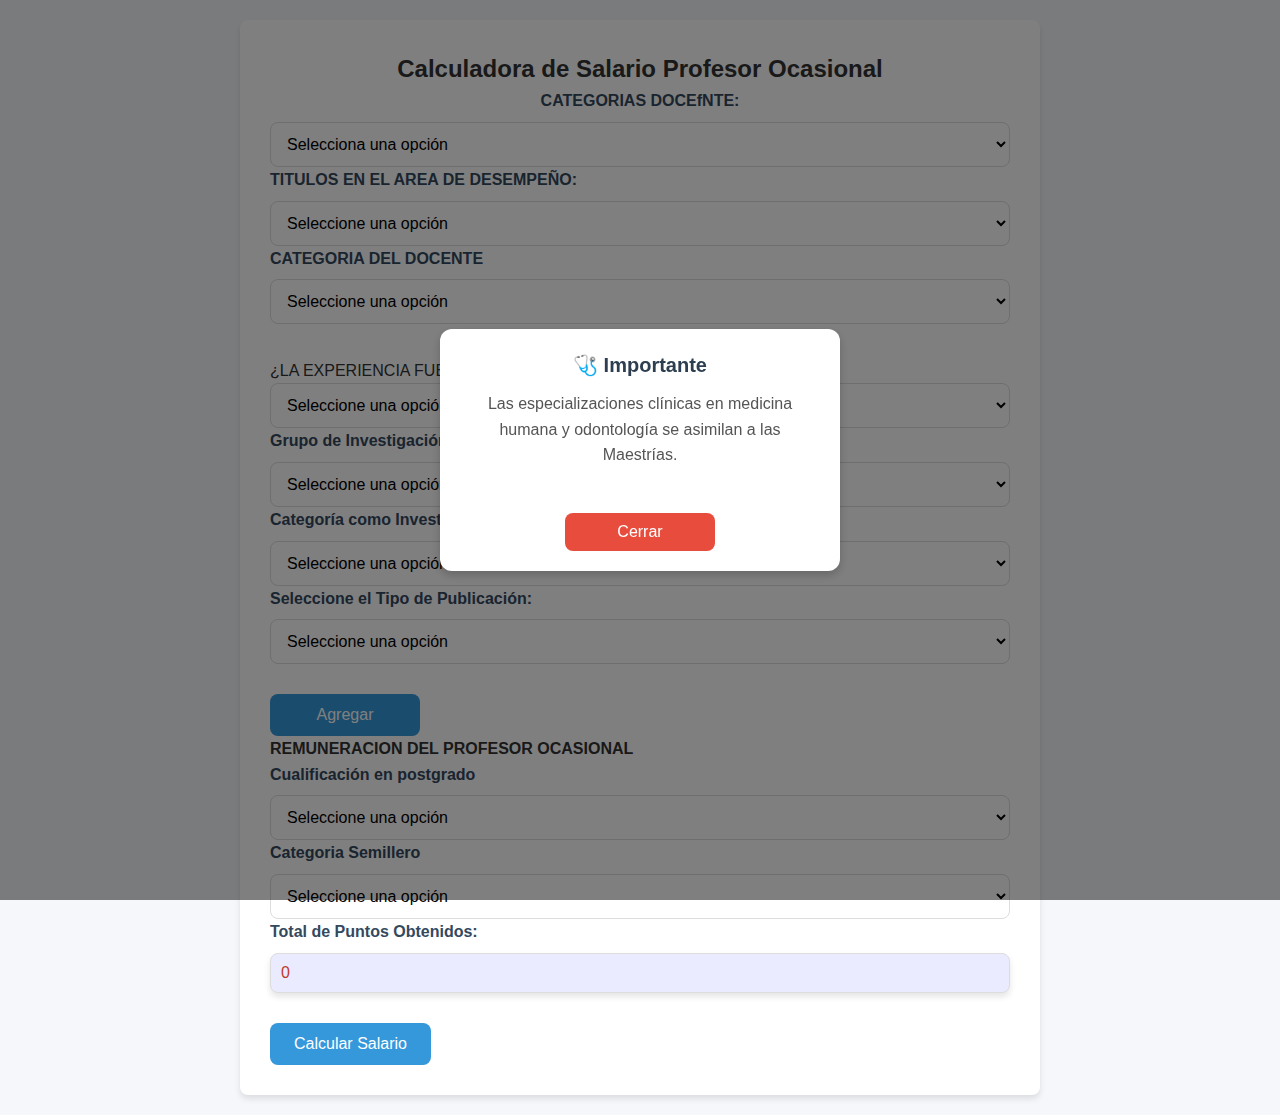
<file: PARCIAL 1/PUNTO4_PP/PUNTO4.html>
<!DOCTYPE html>
<html lang="es">
<head>
    <meta charset="UTF-8">
    <meta name="viewport" content="width=device-width, initial-scale=1.0">
    <title>Calculadora de Salario Profesor</title>
    <link rel="stylesheet" href="style.css">
</head>
<body>
    <div class="container">

        <center><h2>Calculadora de Salario Profesor Ocasional</h2></center>

        <center><label for="categoria">CATEGORIAS DOCEfNTE:</label></center>
        <select id="categoria_docente" aria-placeholder="Seleccione una opción">
            <option value="" disabled selected>Selecciona una opción</option>
            <option value="2.645">Auxiliar de Tiempo Completo</option>
            <option value="1.509">Auxiliar de Medio Tiempo</option>
            <option value="3.125">Asistente de Tiempo Completo</option>
            <option value="1.749">Asistente de Medio Tiempo</option>
            <option value="3.606">Asociado de Tiempo Completo</option>
            <option value="1.990">Asociado de Medio Tiempo</option>
            <option value="3.918">Titular de Tiempo Completo</option>
            <option value="2.146">Titular de Medio Tiempo</option>
        </select>



        
        <label for="categoria">TITULOS EN EL AREA DE DESEMPEÑO:</label>
        <select id="area_desempeño" aria-placeholder="Seleccione una opción">
            <option value="">Seleccione una opción</option>
            <option value="20" id="punto">Especialización(1)</option>
            <option value="10" id="punto">Especialización(2)</option>
            <option value="40" id="punto">Maestria(1)</option>
            <option value="20" id="punto">Maestria(2)</option>
            <option value="80" id="punto">Doctorado(1)</option>
            <option value="40" id="punto">Doctorado(2)</option>
            <option value="0" id="punto">No Posee</option>
        </select>



        <label for="categoria">CATEGORIA DEL DOCENTE</label>
        <select id="categoria_docente" aria-placeholder="Seleccione una opción">
            <option value="">Seleccione una opción</option>
            <option value="27" id="punto">Auxiliar</option>
            <option value="58" id="punto">Asistente</option>
            <option value="74" id="punto">Asociado</option>
            <option value="96" id="punto">Titular</option>
        </select>

        <div id="modal" class="modal">
            <div class="modal-contenido">
                <h2>🩺 Importante</h2>
                <p>Las especializaciones clínicas en medicina humana y odontología se asimilan a las Maestrías.</p>
                <button class="btn-cerrar" onclick="cerrarModal()">Cerrar</button>
            </div>
        </div>

        

        <label id="subcategoria_label" for="subcategoria" style="display: none;">TIPO:</label>
        <select id="subcategoria" style="display: none;"></select>

        <center><label for="categoria">EXPERIENCIA CALIFICADA</label></center>
        <p>¿LA EXPERIENCIA FUE EN INSTITUCIONES DE EDUCACION SUPERIOR?</p>
        <select id="experiencia_calificada">
            <option value="">Seleccione una opción</option>
            <option value="4" id="punto">DOCENTE T.COMPLETO </option>
            <option value="2" id="punto">DOCENTE MEDIO TIEMPO</option>
            <option value="1" id="punto">DOCENTE CATEDRATICO</option>
            <option value="2" id="punto">EXPERIENCIA PROFESIONAL</option>
            <option value="0">No Posee</option>
        </select>

        <label for="categoria">Grupo de Investigación:</label>
            <select id="g_investigacion">
                <option value="">Seleccione una opción</option>
                <option value="20" id="punto">A1</option>
                <option value="15" id="punto">A</option>
                <option value="12" id="punto">B</option>
                <option value="10" id="punto">C</option>
                <option value="6" id="punto">Reconocidos por MINCIENCIAS</option>
                <option value="0">No Posee</option>
            </select>
        

            <label for="categoria">Categoría como Investigador:</label>
            <select id="c_investigador">
                <option value="">Seleccione una opción</option>
                <option value="10" id="punto">Investigador Senior</option>
                <option value="5" id="punto">Investigador Asociado</option>
                <option value="3" id="punto">Investigador Junior</option>
                <option value="0">No Posee</option>
            </select>



        <label for="categoria">Seleccione el Tipo de Publicación:</label>
        <select id="tipo_publicacion">
            <option value="">Seleccione una opción</option>
            <option value="10">Artículos en revistas indexadas por Colciencias</option>
            <option value="5">Artículos en medios reconocidos</option>
            <option value="20">Libros con ISBN</option>
            <option value="5">Capítulos de libros con ISBN</option>
            <option value="10">Módulos con ISBN</option>
            <option value="20">Software registrado con D.A</option>
            <option value="60">Patentes</option>
            <option value="5">Asesor de monografías o proyectos de grado</option>
            <option value="2">Asesorías de prácticas con orientación grupal</option>
            <option value="0">No Posee</option>
        </select>
    <button onclick="agregarPublicacion()">Agregar</button>

    <ul id="lista_publicaciones"></ul>


        <h4>REMUNERACION DEL PROFESOR OCASIONAL</h4>
        <label for="categoria">Cualificación en postgrado</label>
        <select id="c_postgrado" onchange="mostrarAlerta()">
            <option value="">Seleccione una opción</option>
            <option value="0.10">Especialización</option>
            <option value="0.45">Maestría</option>
            <option value="0.90">Doctorado</option>
            <option value="0">PostDoctorado</option>
            <option value="0">No Posee</option>
        </select>

        <label for="categoria">Categoria Semillero</label>
        <select id="c_semillero" onchange="mostrarAlerta2()">
            <option value="">Seleccione una opción</option>
            <option value="0.56">A1</option>
            <option value="0.47">A</option>
            <option value="0.42">B</option>
            <option value="0.38">C</option>
            <option value="0.33">Reconocidos por MINCIENCIAS</option>
            <option value="0.19">Semillero</option>
            <option value="0">No Posee</option>
        </select>


        <label for="puntos">Total de Puntos Obtenidos:</label>
        <input type="number" id="puntos" min="0" value="0" readonly class="puntoslab">


        <button onclick="calcularSalario()">Calcular Salario</button>
        <div style="color: red;">
            <p id="resultado"></p>
        </div>

    </div>

    <script src="logica.js">
    </script>
</body>
</html>
</file>
<file: 3er-punto-parcial/styles.css>
/* Estilos generales */
:root {
    --primary-color: #2c3e50;
    --secondary-color: #3498db;
    --accent-color: #e74c3c;
    --light-color: #ecf0f1;
    --dark-color: #2c3e50;
    --success-color: #27ae60;
    --warning-color: #f39c12;
    --info-color: #3498db;
    --border-color: #ddd;
    --shadow-color: rgba(0, 0, 0, 0.1);
  }
  
  * {
    margin: 0;
    padding: 0;
    box-sizing: border-box;
  }
  
  body {
    font-family: "Segoe UI", Tahoma, Geneva, Verdana, sans-serif;
    line-height: 1.6;
    color: #333;
    background-color: #f5f5f5;
  }
  
  .container {
    max-width: 1000px;
    margin: 0 auto;
    padding: 20px;
  }
  
  header {
    text-align: center;
    margin-bottom: 30px;
  }
  
  header h1 {
    color: var(--primary-color);
    margin-bottom: 5px;
  }
  
  header p {
    color: #666;
  }
  
  /* Estilos para la barra de progreso */
  .progress-container {
    margin-bottom: 30px;
  }
  
  .progress-bar {
    display: flex;
    justify-content: space-between;
    position: relative;
    margin-bottom: 30px;
    max-width: 100%;
  }
  
  .progress-bar::before {
    content: "";
    background-color: var(--border-color);
    position: absolute;
    top: 50%;
    left: 0;
    transform: translateY(-50%);
    height: 4px;
    width: 100%;
    z-index: 1;
  }
  
  .progress {
    background-color: var(--secondary-color);
    position: absolute;
    top: 50%;
    left: 0;
    transform: translateY(-50%);
    height: 4px;
    width: 0%;
    z-index: 2;
    transition: 0.4s ease;
  }
  
  .step {
    width: 30px;
    height: 30px;
    background-color: white;
    border: 3px solid var(--border-color);
    border-radius: 50%;
    display: flex;
    align-items: center;
    justify-content: center;
    font-weight: bold;
    position: relative;
    z-index: 3;
    transition: 0.4s ease;
  }
  
  .step.active {
    border-color: var(--secondary-color);
  }
  
  .step.completed {
    border-color: var(--secondary-color);
    background-color: var(--secondary-color);
    color: white;
  }
  
  .step-labels {
    display: flex;
    justify-content: space-between;
  }
  
  .step-label {
    text-align: center;
    font-size: 14px;
    color: #777;
    width: 25%;
  }
  
  .step-label.active {
    color: var(--secondary-color);
    font-weight: bold;
  }
  
  .step-label.completed {
    color: var(--secondary-color);
  }
  
  /* Estilos para las tarjetas */
  .card {
    background-color: white;
    border-radius: 8px;
    box-shadow: 0 4px 8px var(--shadow-color);
    margin-bottom: 30px;
    overflow: hidden;
  }
  
  .card-content {
    padding: 25px;
  }
  
  .card h2 {
    color: var(--primary-color);
    margin-bottom: 20px;
    padding-bottom: 10px;
    border-bottom: 1px solid var(--border-color);
  }
  
  /* Estilos para formularios */
  .form-group {
    margin-bottom: 20px;
  }
  
  .form-group label {
    display: block;
    margin-bottom: 8px;
    font-weight: 500;
  }
  
  .form-control {
    width: 100%;
    padding: 10px 15px;
    border: 1px solid var(--border-color);
    border-radius: 4px;
    font-size: 16px;
    transition: border-color 0.3s;
  }
  
  .form-control:focus {
    border-color: var(--secondary-color);
    outline: none;
  }
  
  .input-group {
    display: flex;
    align-items: center;
  }
  
  .input-group .form-control {
    flex: 1;
  }
  
  .input-info {
    margin-left: 10px;
    color: #666;
    font-size: 14px;
  }
  
  .form-section {
    margin-bottom: 30px;
    padding-bottom: 20px;
    border-bottom: 1px solid var(--border-color);
  }
  
  .form-section h3 {
    color: var(--primary-color);
    margin-bottom: 15px;
  }
  
  .info-text {
    font-size: 14px;
    color: #666;
    margin-bottom: 15px;
  }
  
  .info-box {
    background-color: #f8f9fa;
    border-left: 4px solid var(--info-color);
    padding: 15px;
    margin-bottom: 20px;
    border-radius: 4px;
  }
  
  .info-box h4 {
    color: var(--info-color);
    margin-bottom: 10px;
  }
  
  .info-box ul {
    padding-left: 20px;
  }
  
  .sub-form {
    margin-top: 10px;
    padding-left: 20px;
  }
  
  /* Estilos para botones */
  .buttons {
    display: flex;
    justify-content: space-between;
    margin-top: 30px;
  }
  
  .btn {
    padding: 10px 20px;
    border: none;
    border-radius: 4px;
    font-size: 16px;
    cursor: pointer;
    transition: background-color 0.3s, transform 0.1s;
  }
  
  .btn:hover {
    transform: translateY(-2px);
  }
  
  .btn:active {
    transform: translateY(0);
  }
  
  .btn-primary {
    background-color: var(--secondary-color);
    color: white;
  }
  
  .btn-primary:hover {
    background-color: #2980b9;
  }
  
  .btn-secondary {
    background-color: #95a5a6;
    color: white;
  }
  
  .btn-secondary:hover {
    background-color: #7f8c8d;
  }
  
  .btn-success {
    background-color: var(--success-color);
    color: white;
  }
  
  .btn-success:hover {
    background-color: #219653;
  }
  
  .btn-sm {
    padding: 5px 10px;
    font-size: 14px;
  }
  
  .btn-add {
    background-color: var(--info-color);
    color: white;
  }
  
  .btn-add:hover {
    background-color: #2980b9;
  }
  
  /* Estilos para la sección de producción académica */
  .product-container {
    background-color: #f8f9fa;
    padding: 15px;
    border-radius: 4px;
    margin-bottom: 20px;
  }
  
  .product-container h4 {
    margin-bottom: 15px;
    color: var(--primary-color);
  }
  
  .product-row {
    display: flex;
    flex-wrap: wrap;
    gap: 15px;
    margin-bottom: 15px;
  }
  
  .product-col {
    flex: 1;
    min-width: 200px;
  }
  
  .product-list {
    margin-top: 30px;
  }
  
  .product-items {
    background-color: #f8f9fa;
    padding: 15px;
    border-radius: 4px;
    min-height: 100px;
  }
  
  .product-item {
    display: flex;
    justify-content: space-between;
    padding: 10px;
    border-bottom: 1px solid var(--border-color);
  }
  
  .product-item:last-child {
    border-bottom: none;
  }
  
  .product-item .remove-btn {
    color: var(--accent-color);
    cursor: pointer;
  }
  
  .empty-message {
    color: #999;
    text-align: center;
    padding: 20px;
  }
  
  /* Estilos para la página de resultados */
  .tabla-resultados {
    width: 100%;
    border-collapse: collapse;
    margin-bottom: 20px;
  }
  
  .tabla-resultados th,
  .tabla-resultados td {
    padding: 12px 15px;
    text-align: left;
    border-bottom: 1px solid var(--border-color);
  }
  
  .tabla-resultados th {
    background-color: #f8f9fa;
    font-weight: bold;
    color: var(--primary-color);
  }
  
  .tabla-resultados .total-row {
    background-color: #f8f9fa;
    font-weight: bold;
  }
  
  .resultado-salarial {
    background-color: var(--primary-color);
    color: white;
    padding: 20px;
    border-radius: 4px;
    margin-bottom: 30px;
  }
  
  .resultado-salarial h3 {
    margin-bottom: 15px;
    color: white;
  }
  
  .valor-punto {
    margin-bottom: 10px;
  }
  
  .salario-mensual {
    font-size: 24px;
    font-weight: bold;
  }
  
  .accordion {
    margin-bottom: 20px;
  }
  
  .accordion-item {
    border: 1px solid var(--border-color);
    border-radius: 4px;
    margin-bottom: 10px;
    overflow: hidden;
  }
  
  .accordion-header {
    background-color: #f8f9fa;
    padding: 15px;
    cursor: pointer;
    position: relative;
  }
  
  .accordion-header::after {
    content: "+";
    position: absolute;
    right: 15px;
    top: 50%;
    transform: translateY(-50%);
  }
  
  .accordion-item.active .accordion-header::after {
    content: "-";
  }
  
  .accordion-content {
    padding: 0 15px;
    max-height: 0;
    overflow: hidden;
    transition: max-height 0.3s ease-out;
  }
  
  .accordion-item.active .accordion-content {
    padding: 15px;
    max-height: 500px;
  }
  
  .notas-aclaratorias {
    background-color: #f8f9fa;
    padding: 15px;
    border-radius: 4px;
    margin-bottom: 30px;
  }
  
  .notas-aclaratorias h3 {
    margin-bottom: 10px;
    color: var(--primary-color);
  }
  
  .notas-aclaratorias ul {
    padding-left: 20px;
  }
  
  /* Footer */
  footer {
    text-align: center;
    padding: 20px;
    color: #777;
    font-size: 14px;
    margin-top: 30px;
  }
  
  /* Responsive */
  @media (max-width: 768px) {
    .buttons {
      flex-direction: column;
      gap: 10px;
    }
  
    .btn {
      width: 100%;
    }
  
    .product-col {
      min-width: 100%;
    }
  
    .step-label {
      font-size: 12px;
    }
  }
</file>
<file: PUNTO4_PP/style.css>
:root {
    --primary-color: #2c3e50;
    --accent-color: #3498db;
    --success-color: #27ae60;
    --light-color: #ecf0f1;
    --dark-color: #34495e;
    --danger-color: #e74c3c;
    --warning-color: #f39c12;
    --border-radius: 8px;
    --shadow: 0 4px 6px rgba(0, 0, 0, 0.1);
}

* {
    margin: 0;
    padding: 0;
    box-sizing: border-box;
}

body {
    font-family: 'Segoe UI', Tahoma, Geneva, Verdana, sans-serif;
    line-height: 1.6;
    color: #333;
    background-color: #f5f7fa;
    padding: 20px;
}

.puntoslab{
    background-color: #eaebff;
    padding: 10px;
    border-radius: var(--border-radius);
    box-shadow: var(--shadow);
    color: #c0392b;
}

.container {
    max-width: 800px;
    margin: 0 auto;
    background: white;
    padding: 30px;
    border-radius: var(--border-radius);
    box-shadow: var(--shadow);
}

.header {
    text-align: center;
    margin-bottom: 30px;
    padding-bottom: 20px;
    border-bottom: 2px solid var(--light-color);
}

.header h1 {
    color: var(--primary-color);
    font-size: 2.2rem;
    margin-bottom: 10px;
}

.header p {
    color: #7f8c8d;
    font-size: 1rem;
}

.form-section {
    margin-bottom: 25px;
    padding: 15px;
    border-radius: var(--border-radius);
    background-color: #f8f9fa;
    border-left: 4px solid var(--accent-color);
}

.form-section h3 {
    color: var(--primary-color);
    margin-bottom: 15px;
    font-size: 1.2rem;
}

.form-group {
    margin-bottom: 15px;
}

label {
    display: block;
    margin-bottom: 8px;
    font-weight: 600;
    color: var(--dark-color);
}

select, input {
    width: 100%;
    padding: 12px;
    border: 1px solid #ddd;
    border-radius: var(--border-radius);
    font-size: 1rem;
    transition: border 0.3s, box-shadow 0.3s;
    background-color: white;
}

select:focus, input:focus {
    outline: none;
    border-color: var(--accent-color);
    box-shadow: 0 0 0 3px rgba(52, 152, 219, 0.25);
}

.hint {
    font-size: 0.85rem;
    color: #7f8c8d;
    margin-top: 5px;
}

.action-buttons {
    display: flex;
    justify-content: space-between;
    margin-top: 30px;
}

button {
    background-color: var(--accent-color);
    color: white;
    padding: 12px 24px;
    border: none;
    border-radius: var(--border-radius);
    cursor: pointer;
    font-size: 1rem;
    font-weight: 400;
    transition: background-color 0.3s, transform 0.1s;
    min-width: 150px;
    margin-top: 30px;
}

button:hover {
    background-color: #2980b9;
}

button:active {
    transform: translateY(2px);
}

button.reset {
    background-color: #95a5a6;
}

button.reset:hover {
    background-color: #7f8c8d;
}

#resultado {
    margin-top: 30px;
    padding: 20px;
    background-color: #f0f9ff;
    border-radius: var(--border-radius);
    border-left: 4px solid var(--accent-color);
    font-weight: bold;
    display: none;
}

#resultado.visible {
    display: block;
    animation: fadeIn 0.5s;
}

.result-title {
    color: var(--primary-color);
    margin-bottom: 10px;
}

.result-value {
    font-size: 1.5rem;
    color: var(--success-color);
}

.result-details {
    margin-top: 15px;
    padding-top: 15px;
    border-top: 1px solid #ddd;
}

.result-item {
    display: flex;
    justify-content: space-between;
    margin-bottom: 8px;
}

@keyframes fadeIn {
    from { opacity: 0; transform: translateY(-10px); }
    to { opacity: 1; transform: translateY(0); }
}

@media (max-width: 768px) {
    .container {
        padding: 20px;
    }
    
    .action-buttons {
        flex-direction: column;
        gap: 10px;
    }
    
    button {
        width: 100%;
    }
}


.modal {
    display: none;
    position: fixed;
    z-index: 1000;
    left: 0;
    top: 0;
    width: 100%;
    height: 100%;
    background-color: rgba(0, 0, 0, 0.5);
    display: flex;
    justify-content: center;
    align-items: center;
}

.modal-contenido {
    background: white;
    padding: 20px;
    border-radius: 12px;
    box-shadow: 0px 4px 10px rgba(0, 0, 0, 0.2);
    text-align: center;
    max-width: 400px;
    animation: fadeIn 0.5s ease-in-out;
}

.modal-contenido h2 {
    color: #2c3e50;
    font-size: 20px;
    margin-bottom: 10px;
}

.modal-contenido p {
    color: #555;
    font-size: 16px;
    margin-bottom: 15px;
}

.btn-cerrar {
    background: #e74c3c;
    color: white;
    border: none;
    padding: 10px 20px;
    border-radius: 8px;
    cursor: pointer;
    transition: 0.3s;
}

.btn-cerrar:hover {
    background: #c0392b;
}

/* Animación */
@keyframes fadeIn {
    from {
        opacity: 0;
        transform: translateY(-10px);
    }
    to {
        opacity: 1;
        transform: translateY(0);
    }
}
</file>
<file: PARCIAL 1/PUNTO4_PP/style.css>
:root {
    --primary-color: #2c3e50;
    --accent-color: #3498db;
    --success-color: #27ae60;
    --light-color: #ecf0f1;
    --dark-color: #34495e;
    --danger-color: #e74c3c;
    --warning-color: #f39c12;
    --border-radius: 8px;
    --shadow: 0 4px 6px rgba(0, 0, 0, 0.1);
}

* {
    margin: 0;
    padding: 0;
    box-sizing: border-box;
}

body {
    font-family: 'Segoe UI', Tahoma, Geneva, Verdana, sans-serif;
    line-height: 1.6;
    color: #333;
    background-color: #f5f7fa;
    padding: 20px;
}

.puntoslab{
    background-color: #eaebff;
    padding: 10px;
    border-radius: var(--border-radius);
    box-shadow: var(--shadow);
    color: #c0392b;
}

.container {
    max-width: 800px;
    margin: 0 auto;
    background: white;
    padding: 30px;
    border-radius: var(--border-radius);
    box-shadow: var(--shadow);
}

.header {
    text-align: center;
    margin-bottom: 30px;
    padding-bottom: 20px;
    border-bottom: 2px solid var(--light-color);
}

.header h1 {
    color: var(--primary-color);
    font-size: 2.2rem;
    margin-bottom: 10px;
}

.header p {
    color: #7f8c8d;
    font-size: 1rem;
}

.form-section {
    margin-bottom: 25px;
    padding: 15px;
    border-radius: var(--border-radius);
    background-color: #f8f9fa;
    border-left: 4px solid var(--accent-color);
}

.form-section h3 {
    color: var(--primary-color);
    margin-bottom: 15px;
    font-size: 1.2rem;
}

.form-group {
    margin-bottom: 15px;
}

label {
    display: block;
    margin-bottom: 8px;
    font-weight: 600;
    color: var(--dark-color);
}

select, input {
    width: 100%;
    padding: 12px;
    border: 1px solid #ddd;
    border-radius: var(--border-radius);
    font-size: 1rem;
    transition: border 0.3s, box-shadow 0.3s;
    background-color: white;
}

select:focus, input:focus {
    outline: none;
    border-color: var(--accent-color);
    box-shadow: 0 0 0 3px rgba(52, 152, 219, 0.25);
}

.hint {
    font-size: 0.85rem;
    color: #7f8c8d;
    margin-top: 5px;
}

.action-buttons {
    display: flex;
    justify-content: space-between;
    margin-top: 30px;
}

button {
    background-color: var(--accent-color);
    color: white;
    padding: 12px 24px;
    border: none;
    border-radius: var(--border-radius);
    cursor: pointer;
    font-size: 1rem;
    font-weight: 400;
    transition: background-color 0.3s, transform 0.1s;
    min-width: 150px;
    margin-top: 30px;
}

button:hover {
    background-color: #2980b9;
}

button:active {
    transform: translateY(2px);
}

button.reset {
    background-color: #95a5a6;
}

button.reset:hover {
    background-color: #7f8c8d;
}

#resultado {
    margin-top: 30px;
    padding: 20px;
    background-color: #f0f9ff;
    border-radius: var(--border-radius);
    border-left: 4px solid var(--accent-color);
    font-weight: bold;
    display: none;
}

#resultado.visible {
    display: block;
    animation: fadeIn 0.5s;
}

.result-title {
    color: var(--primary-color);
    margin-bottom: 10px;
}

.result-value {
    font-size: 1.5rem;
    color: var(--success-color);
}

.result-details {
    margin-top: 15px;
    padding-top: 15px;
    border-top: 1px solid #ddd;
}

.result-item {
    display: flex;
    justify-content: space-between;
    margin-bottom: 8px;
}

@keyframes fadeIn {
    from { opacity: 0; transform: translateY(-10px); }
    to { opacity: 1; transform: translateY(0); }
}

@media (max-width: 768px) {
    .container {
        padding: 20px;
    }
    
    .action-buttons {
        flex-direction: column;
        gap: 10px;
    }
    
    button {
        width: 100%;
    }
}


.modal {
    display: none;
    position: fixed;
    z-index: 1000;
    left: 0;
    top: 0;
    width: 100%;
    height: 100%;
    background-color: rgba(0, 0, 0, 0.5);
    display: flex;
    justify-content: center;
    align-items: center;
}

.modal-contenido {
    background: white;
    padding: 20px;
    border-radius: 12px;
    box-shadow: 0px 4px 10px rgba(0, 0, 0, 0.2);
    text-align: center;
    max-width: 400px;
    animation: fadeIn 0.5s ease-in-out;
}

.modal-contenido h2 {
    color: #2c3e50;
    font-size: 20px;
    margin-bottom: 10px;
}

.modal-contenido p {
    color: #555;
    font-size: 16px;
    margin-bottom: 15px;
}

.btn-cerrar {
    background: #e74c3c;
    color: white;
    border: none;
    padding: 10px 20px;
    border-radius: 8px;
    cursor: pointer;
    transition: 0.3s;
}

.btn-cerrar:hover {
    background: #c0392b;
}

/* Animación */
@keyframes fadeIn {
    from {
        opacity: 0;
        transform: translateY(-10px);
    }
    to {
        opacity: 1;
        transform: translateY(0);
    }
}
</file>
